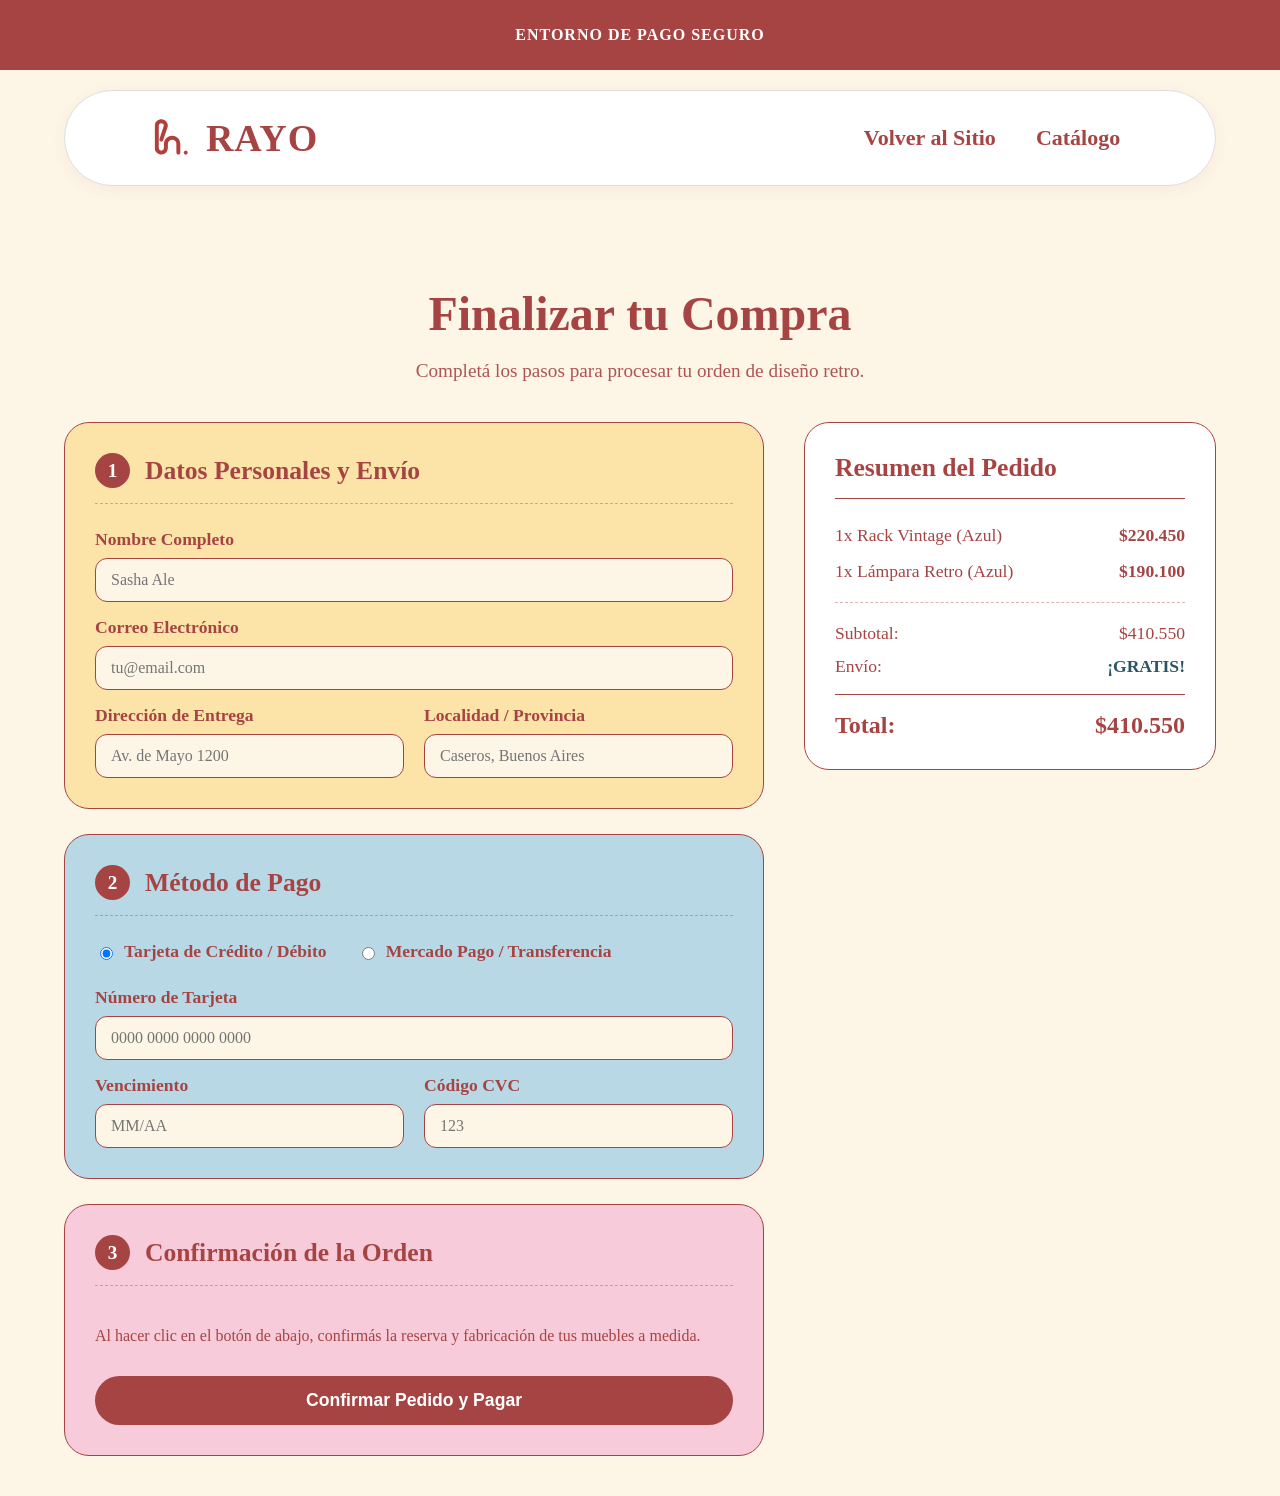
<file: checkout.html>
<!DOCTYPE html>
<html lang="es">
<head>
    <meta charset="UTF-8">
    <meta name="viewport" content="width=device-width, initial-scale=1.0">
    <title>Rayo - Proceso de Compra</title>
    <link rel="stylesheet" href="css/styles.css">
</head>
<body>
    <div class="barrarriba">
        <p>ENTORNO DE PAGO SEGURO</p>
    </div>

    <header class="navbarra">
        <div class="logocontenedor" onclick="location.href='index.html'" style="cursor: pointer;">
            <img src="imagenes/logo.svg" alt="Logo Rayo" class="logoimg">
            <span class="logotexto">RAYO</span>
        </div>
        <nav>
            <a href="index.html">Volver al Sitio</a>
            <a href="productos.html">Catálogo</a>
        </nav>
    </header>

    <main class="checkout-main">
        <h2 class="checkout-titulo">Finalizar tu Compra</h2>
        <p class="checkout-subtitulo">Completá los pasos para procesar tu orden de diseño retro.</p>

        <div class="checkout-layout">
            <div class="pasos-contenedor">
                <div class="paso-bloque amarillo">
                    <div class="paso-encabezado">
                        <span class="paso-numero">1</span>
                        <h3>Datos Personales y Envío</h3>
                    </div>
                    <div class="paso-contenido">
                        <div class="formulario-grupo">
                            <label>Nombre Completo</label>
                            <input type="text" placeholder="Sasha Ale" required>
                        </div>
                        <div class="formulario-grupo">
                            <label>Correo Electrónico</label>
                            <input type="email" placeholder="tu@email.com" required>
                        </div>
                        <div class="formulario-grupo-doble">
                            <div class="formulario-grupo">
                                <label>Dirección de Entrega</label>
                                <input type="text" placeholder="Av. de Mayo 1200" required>
                            </div>
                            <div class="formulario-grupo">
                                <label>Localidad / Provincia</label>
                                <input type="text" placeholder="Caseros, Buenos Aires" required>
                            </div>
                        </div>
                    </div>
                </div>

                <div class="paso-bloque azul">
                    <div class="paso-encabezado">
                        <span class="paso-numero">2</span>
                        <h3>Método de Pago</h3>
                    </div>
                    <div class="paso-contenido">
                        <div class="metodos-tarjetas">
                            <label class="metodo-opcion">
                                <input type="radio" name="pago" checked> Tarjeta de Crédito / Débito
                            </label>
                            <label class="metodo-opcion">
                                <input type="radio" name="pago"> Mercado Pago / Transferencia
                            </label>
                        </div>
                        <div class="formulario-grupo">
                            <label>Número de Tarjeta</label>
                            <input type="text" placeholder="0000 0000 0000 0000">
                        </div>
                        <div class="formulario-grupo-doble">
                            <div class="formulario-grupo">
                                <label>Vencimiento</label>
                                <input type="text" placeholder="MM/AA">
                            </div>
                            <div class="formulario-grupo">
                                <label>Código CVC</label>
                                <input type="text" placeholder="123">
                            </div>
                        </div>
                    </div>
                </div>

                <div class="paso-bloque rosa">
                    <div class="paso-encabezado">
                        <span class="paso-numero">3</span>
                        <h3>Confirmación de la Orden</h3>
                    </div>
                    <div class="paso-contenido centro-texto">
                        <p class="alerta-texto">Al hacer clic en el botón de abajo, confirmás la reserva y fabricación de tus muebles a medida.</p>
                        <button type="button" class="btnprincipal" onclick="abrirPopUp()">Confirmar Pedido y Pagar</button>
                    </div>
                </div>
            </div>

            <aside class="resumen-compra">
                <h3>Resumen del Pedido</h3>
                <div class="resumen-items">
                    <div class="resumen-item">
                        <p>1x Rack Vintage (Azul)</p>
                        <strong>$220.450</strong>
                    </div>
                    <div class="resumen-item">
                        <p>1x Lámpara Retro (Azul)</p>
                        <strong>$190.100</strong>
                    </div>
                </div>
                <div class="resumen-totales">
                    <div class="total-linea">
                        <span>Subtotal:</span>
                        <span>$410.550</span>
                    </div>
                    <div class="total-linea">
                        <span>Envío:</span>
                        <span class="gratis-texto">¡GRATIS!</span>
                    </div>
                    <hr class="divisor-resumen">
                    <div class="total-linea final">
                        <span>Total:</span>
                        <strong>$410.550</strong>
                    </div>
                </div>
            </aside>
        </div>
    </main>

    <div id="popupExito" class="popup-overlay">
        <div class="popup-tarjeta">
            <h2>¡Compra Procesada!</h2>
            <p>Tu orden de diseño retro ya fue registrada. Te enviamos los detalles del seguimiento por correo electrónico.</p>
            <button class="btnprincipal" onclick="cerrarPopUp()">Aceptar</button>
        </div>
    </div>

    <script>
        function abrirPopUp() {
            document.getElementById('popupExito').classList.add('mostrar-popup');
        }
        function cerrarPopUp() {
            document.getElementById('popupExito').classList.remove('mostrar-popup');
            window.location.href = 'index.html';
        }
    </script>
</body>
</html>
</file>
<file: css/styles.css>
html { 
    scroll-behavior: smooth; 
}

body {
    font-family: Cambria, Cochin, Georgia, Times, serif;
    margin: 0;
    background-color: #fdf5e6;
    color: #a64444;
}

.barrarriba {
    background-color: #a64444;
    color: white;
    text-align: center;
    padding: 10px 0;
    font-size: 16px;
    font-weight: bold;
    letter-spacing: 1px;
}


.navbarra {
    display: flex;
    justify-content: space-between;
    align-items: center;
    padding: 22px 6%;
    background: white;
    margin: 20px 5%;
    border-radius: 80px;
    border: 1px solid #ddd;
    position: sticky;
    top: 15px; 
    z-index: 1000;
    box-shadow: 0px 4px 15px rgba(166, 68, 68, 0.05);
    transition: all 0.3s ease;
}

.menu-hamburguesa, .menu-cerrar, .nav-derecha-mobile { display: none; }

nav a { 
    text-decoration: none; 
    color: #a64444; 
    margin: 0 18px; 
    font-weight: bold; 
    font-size: 22px; 
    transition: color 0.2s ease, transform 0.2s ease;
    display: inline-block;
}
nav a:hover { 
    transform: translateY(-2px);
    opacity: 0.8; 
}
nav a.active { border-bottom: 2px solid #a64444; }

.logocontenedor { display: flex; align-items: center; gap: 12px; }
.logoimg { height: 50px; }
.logotexto { font-size: 38px; font-weight: bold; letter-spacing: 1px; }
.iconimg { width: 55px; margin-left: 15px; transition: transform 0.2s ease; }
.iconimg:hover { transform: scale(1.1); }


.portada {
    display: flex;
    background-color: #ffc0cb;
    margin: 20px 5%;
    padding: 70px 60px;
    border-radius: 24px;
    align-items: center;
    justify-content: space-between;
    gap: 40px;
}
.portadatexto h2 { font-size: 75px; line-height: 1.1; margin: 0 0 10px 0; }
.portadatexto h1 { font-size: 25px; font-weight: 200; line-height: 1.4; margin: 0 0 15px 0; }
.portadaimg { flex: 1; display: flex; justify-content: flex-end; }
.portadaimg1 { 
    width: 100%; 
    max-height: 480px; 
    object-fit: cover; 
    border-radius: 40px; 
    border: 2px solid #a64444; 
    transition: transform 0.4s ease;
}
.portadaimg1:hover { transform: scale(1.02); }


.bestsellers { padding: 40px 5%; }
.seccionencabezado { display: flex; justify-content: space-between; align-items: center; margin-bottom: 30px; }
.btnvertodos { 
    background: none; 
    border: 1px solid #a64444; 
    color: #a64444; 
    padding: 10px 20px; 
    border-radius: 20px; 
    cursor: pointer; 
    font-weight: bold; 
    transition: all 0.3s ease;
}
.btnvertodos:hover {
    background-color: #a64444;
    color: white;
}

.productosgrid { display: flex; flex-wrap: wrap; gap: 24px; justify-content: space-between; width: 100%; }

.tarjetaproducto { 
    width: calc(50% - 12px); 
    border-radius: 25px; 
    padding: 20px; 
    box-sizing: border-box; 
    display: flex;
    flex-direction: column;
    transition: transform 0.3s ease, box-shadow 0.3s ease;
}
.tarjetaproducto:hover {
    transform: translateY(-6px);
    box-shadow: 0px 12px 25px rgba(166, 68, 68, 0.12);
}

.fotoproducto { height: 400px; display: flex; align-items: center; justify-content: center; border: 1px solid #a64444; border-radius: 20px; overflow: hidden; background: transparent; margin-bottom: 15px;}
.fotoproducto img { width: 100%; height: 100%; object-fit: cover; transition: transform 0.4s ease; }
.tarjetaproducto:hover .fotoproducto img { transform: scale(1.04); }

.infoproducto { display: flex; flex-direction: column; text-align: left; gap: 4px; }
.prod-titulo { font-weight: bold; font-size: 1.4rem; margin: 0; }
.prod-desc { font-size: 1rem; opacity: 0.75; margin: 0 0 10px 0; line-height: 1.3; }
.prod-pie { display: flex; justify-content: space-between; align-items: center; font-weight: bold; font-size: 1.3rem; }

.amarillo { background-color: #fce4a8; }
.azul { background-color: #b8d8e6; }
.rosa { background-color: #f7cbd9; }
.naranja { background-color: #fcd9a8; }

.addbtn { 
    background-color: white; 
    border: 1px solid #a64444; 
    color: #a64444; 
    width: 32px; 
    height: 32px; 
    border-radius: 50%; 
    cursor: pointer; 
    font-weight: bold; 
    transition: all 0.2s ease;
}
.addbtn:hover {
    background-color: #a64444;
    color: white;
    transform: scale(1.1);
}


.categoriascontenedor { display: flex; padding: 40px 5%; gap: 50px; }
.listacategorias { flex: 1; display: flex; flex-direction: column; gap: 15px; }
.itemcat { padding: 25px; border-radius: 15px; cursor: pointer; font-size: 20px; transition: transform 0.2s ease; }
.itemcat:hover { transform: translateX(6px); }
.promocustom { flex: 2; background-color: #fce4a8; padding: 50px; border-radius: 25px; display: flex; align-items: center; gap: 40px; }
.customtexto h3 { font-size: 45px; margin: 0 0 15px 0; }
.customimg { flex: 1.2; height: 350px; border-radius: 20px; overflow: hidden; }
.customimg img { width: 100%; height: 100%; object-fit: cover; }


.valores { display: flex; justify-content: space-between; align-items: center; gap: 40px; padding: 70px 6%; text-align: center; background: white; margin: 50px 5%; border-radius: 28px; border: 1px solid #a64444; }
.valoritem { flex: 1; display: flex; flex-direction: column; align-items: center; }
.valorimgicono { width: 85px; height: 85px; object-fit: contain; margin-bottom: 20px; transition: transform 0.3s ease; }
.valoritem:hover .valorimgicono { transform: scale(1.1); }
.valores h4 { font-size: 1.6rem; margin: 0 0 12px 0; }
.valores p { font-size: 1.15rem; line-height: 1.5; margin: 0; opacity: 0.85; }


.historial-contenedor { padding: 40px 5%; margin: 20px 5%; }
.historial-tabla { display: flex; flex-direction: column; gap: 15px; }
.orden-item { display: flex; justify-content: space-between; align-items: center; background: white; padding: 25px 40px; border-radius: 20px; border: 1px solid #a64444; text-align: left; transition: transform 0.2s ease; }
.orden-item:hover { transform: translateX(4px); }
.orden-info { display: flex; flex-direction: column; gap: 4px; }
.orden-detalles { flex: 1; padding: 0 40px; }
.orden-detalles p { margin: 0 0 4px 0; }
.orden-estado { padding: 8px 20px; border-radius: 30px; font-weight: bold; white-space: nowrap; }
.orden-estado.entregado { background-color: #b8d8e6; color: #2c5464; }
.orden-estado.en-camino { background-color: #fce4a8; color: #745414; }


.tienda-main { padding: 40px 5%; }
.tienda-layout { display: flex; gap: 40px; }
.tienda-filtros { flex: 1; background: white; border: 1px solid #a64444; border-radius: 25px; padding: 30px; height: fit-content; position: sticky; top: 120px; }
.filtro-grupo { margin-bottom: 25px; display: flex; flex-direction: column; gap: 10px; }
.tienda-contenido { flex: 3; }


.checkout-main { padding: 40px 5%; margin: 0 auto; max-width: 1300px; box-sizing: border-box; }
.checkout-titulo { font-size: 3rem; margin-bottom: 5px; text-align: center; }
.checkout-subtitulo { font-size: 1.2rem; text-align: center; margin-bottom: 40px; opacity: 0.9; }
.checkout-layout { display: flex; gap: 40px; align-items: flex-start; }
.pasos-contenedor { flex: 2; display: flex; flex-direction: column; gap: 25px; }
.paso-bloque { border-radius: 25px; padding: 30px; border: 1px solid #a64444; box-sizing: border-box; }
.paso-encabezado { display: flex; align-items: center; gap: 15px; margin-bottom: 25px; border-bottom: 1px dashed rgba(166, 68, 68, 0.4); padding-bottom: 15px; }
.paso-numero { background-color: #a64444; color: white; width: 35px; height: 35px; border-radius: 50%; display: flex; align-items: center; justify-content: center; font-weight: bold; font-size: 1.2rem; }
.paso-encabezado h3 { margin: 0; font-size: 1.6rem; }
.paso-contenido { display: flex; flex-direction: column; gap: 15px; }
.formulario-grupo { display: flex; flex-direction: column; gap: 8px; width: 100%; box-sizing: border-box; }
.formulario-grupo label { font-weight: bold; font-size: 1.1rem; text-align: left; }
.formulario-grupo input { padding: 12px 15px; border-radius: 12px; border: 1px solid #a64444; font-size: 1rem; background-color: #fdf5e6; color: #a64444; font-family: inherit; width: 100%; box-sizing: border-box; transition: background-color 0.2s ease; }
.formulario-grupo input:focus { outline: none; background-color: white; }
.formulario-grupo-doble { display: flex; gap: 20px; width: 100%; }
.metodos-tarjetas { display: flex; gap: 30px; margin-bottom: 10px; }
.metodo-opcion { font-weight: bold; cursor: pointer; font-size: 1.1rem; display: flex; align-items: center; gap: 8px; }
.resumen-compra { flex: 1; background-color: white; border-radius: 25px; border: 1px solid #a64444; padding: 30px; position: sticky; top: 120px; box-sizing: border-box; text-align: left; }
.resumen-compra h3 { font-size: 1.6rem; margin-top: 0; border-bottom: 1px solid #a64444; padding-bottom: 15px; }
.resumen-items { display: flex; flex-direction: column; gap: 15px; padding-bottom: 20px; border-bottom: 1px dashed rgba(166, 68, 68, 0.4); }
.resumen-item { display: flex; justify-content: space-between; font-size: 1.1rem; }
.resumen-item p { margin: 0; }
.resumen-totales { padding-top: 20px; display: flex; flex-direction: column; gap: 12px; }
.total-linea { display: flex; justify-content: space-between; font-size: 1.1rem; }
.gratis-texto { color: #2c5464; font-weight: bold; }
.divisor-resumen { border: none; border-top: 1px solid #a64444; margin: 5px 0; }
.total-linea.final { font-size: 1.5rem; font-weight: bold; }


.popup-overlay { position: fixed; top: 0; left: 0; width: 100%; height: 100%; background-color: rgba(166, 68, 68, 0.4); backdrop-filter: blur(4px); display: flex; align-items: center; justify-content: center; z-index: 2000; opacity: 0; visibility: hidden; transition: all 0.3s ease; }
.popup-tarjeta { background-color: #fdf5e6; border: 2px solid #a64444; padding: 40px; border-radius: 28px; max-width: 450px; text-align: center; box-shadow: 0 10px 30px rgba(0,0,0,0.15); transform: scale(0.9); transition: all 0.3s ease; color: #a64444; }
.popup-tarjeta h2 { font-size: 2rem; margin: 0 0 15px 0; }
.popup-tarjeta p { font-size: 1.1rem; line-height: 1.5; margin-bottom: 25px; }
.mostrar-popup { opacity: 1; visibility: visible; }
.mostrar-popup .popup-tarjeta { transform: scale(1); }


.footer { background-color: #f7cbd9; padding: 60px 5% 30px; margin-top: 40px; }
.footertop { display: flex; justify-content: space-between; gap: 40px; flex-wrap: wrap; border-bottom: 1px solid #a64444; padding-bottom: 40px; }
.footerlinks a { display: block; text-decoration: none; color: #a64444; margin-bottom: 10px; font-weight: bold; transition: transform 0.2s ease; }
.footerlinks a:hover { transform: translateX(3px); }
.redes { display: flex; gap: 15px; }
.socialimg { width: 35px; transition: transform 0.2s ease; }
.socialimg:hover { transform: scale(1.15); }
.newsletterinput { display: flex; margin-top: 15px; }
.newsletterinput input { padding: 12px; border: none; border-radius: 20px 0 0 20px; width: 180px; }
.btnsend { background: #a64444; color: white; border: none; padding: 0 15px; border-radius: 0 20px 20px 0; cursor: pointer; transition: background-color 0.2s ease; }
.btnsend:hover { background: #8a3636; }
.copyright { text-align: center; margin-top: 30px; opacity: 0.8; }

.btnprincipal { 
    background: #a64444; 
    color: white; 
    border: none; 
    padding: 14px 30px; 
    border-radius: 25px; 
    cursor: pointer; 
    font-size: 1.1rem; 
    font-weight: bold; 
    text-decoration: none; 
    display: inline-block; 
    transition: all 0.3s ease;
}
.btnprincipal:hover {
    background-color: #8a3636;
    transform: translateY(-2px);
    box-shadow: 0px 6px 15px rgba(166, 68, 68, 0.25);
}



@media (min-width: 769px) and (max-width: 1024px) {
    .navbarra {
        padding: 18px 4%;
        margin: 15px 3%;
    }
    nav a {
        font-size: 18px !important;
        margin: 0 10px !important;
    }
    .iconimg { width: 45px !important; margin-left: 10px !important; }

    .portada {
        padding: 40px 30px;
        gap: 20px;
    }
    .portadatexto h2 { font-size: 48px !important; }
    .portadatexto h1 { font-size: 18px !important; }
    .portadaimg1 { max-height: 350px; }

    .fotoproducto { height: 280px !important; }
    
    .valores { padding: 40px 4%; gap: 20px; }
    .valores h4 { font-size: 1.3rem; }
    .valores p { font-size: 1rem; }

    .tienda-layout { gap: 20px; }
    .tienda-filtros { padding: 20px; }
}


@media (max-width: 768px) {
    .navbarra { 
        flex-direction: row !important; 
        justify-content: space-between !important;
        align-items: center !important;
        padding: 15px 20px !important;
        margin: 10px 4% !important;
        border-radius: 30px !important;
    }
    
    .logocontenedor { display: flex; align-items: center; }
    .logotexto { font-size: 24px !important; }
    .logoimg { height: 32px !important; }

    .nav-derecha-mobile { 
        display: flex !important; 
        align-items: center !important; 
        gap: 15px !important; 
    }

    .icon-link-mob { display: flex; align-items: center; justify-content: center; width: 38px; height: 38px; }
    .iconimg { width: 35px !important; height: auto !important; margin: 0 !important; }

    .menu-hamburguesa { 
        display: block !important; 
        background: none !important;
        border: none !important;
        color: #a64444 !important;
        font-size: 32px !important;
        cursor: pointer !important;
        padding: 0 !important;
        line-height: 1;
    }

   
    nav { 
        display: flex !important;
        flex-direction: column !important;
        justify-content: center !important;
        align-items: center !important;
        position: fixed !important;
        top: 0 !important;
        left: 0 !important;
        width: 100vw !important;
        height: 100vh !important;
        background-color: #fdf5e6 !important; 
        z-index: 3000 !important;
        gap: 25px !important;
        padding: 0 !important;
        margin: 0 !important;
        border: none !important;
        transform: translateY(-100%);
        transition: transform 0.4s cubic-bezier(0.1, 0.9, 0.2, 1);
    }
    
    .menu-abierto { 
        transform: translateY(0) !important; 
    }
    
    nav a { 
        font-size: 26px !important; 
        margin: 0 !important; 
        display: block !important; 
        padding: 10px 0 !important; 
        text-align: center;
        width: 100%;
    }
    nav a.active { border-bottom: none !important; text-decoration: underline; }

    .menu-cerrar {
        display: block !important;
        position: absolute !important;
        top: 25px !important;
        right: 30px !important;
        background: none !important;
        border: none !important;
        color: #a64444 !important;
        font-size: 45px !important;
        cursor: pointer !important;
    }

    .portada { flex-direction: column; text-align: center; padding: 35px 20px; margin: 15px 4%; gap: 25px; }
    .portadatexto h2 { font-size: 26px !important; line-height: 1.2; }
    .portadatexto h1 { font-size: 14px !important; }
    .portadaimg1 { max-height: 280px; }

    .productosgrid { gap: 12px; }
    .productosgrid .tarjetaproducto { width: calc(50% - 6px) !important; padding: 12px; border-radius: 16px; }
    .fotoproducto { height: 140px; margin-bottom: 10px; }
    .prod-titulo { font-size: 1rem !important; }
    .prod-desc { font-size: 0.8rem !important; display: block !important; margin-bottom: 8px !important; }
    .prod-pie { font-size: 0.95rem !important; }
    .addbtn { width: 24px; height: 24px; font-size: 0.9rem; }

    .categoriascontenedor { flex-direction: column !important; gap: 30px; padding: 30px 4%; }
    .listacategorias { width: 100%; }
    .promocustom { flex-direction: column !important; text-align: center; padding: 30px 20px; width: 100%; box-sizing: border-box; }
    .customimg { width: 100%; height: 240px; }
    .customtexto h3 { font-size: 24px; }

    .valores { flex-direction: column !important; gap: 25px !important; padding: 40px 6% !important; margin: 30px 4% !important; }
    .valoritem { border-bottom: 1px dashed rgba(166, 68, 68, 0.15); padding-bottom: 20px !important; width: 100%; }
    .valoritem:last-child { border-bottom: none; padding-bottom: 0 !important; }
    .valorimgicono { width: 65px !important; height: 65px !important; margin-bottom: 12px; }
    .valores h4 { font-size: 1.3rem !important; margin-bottom: 6px !important; }
    .valores p { font-size: 1rem !important; }

    .historial-contenedor { text-align: left; padding: 30px 4%; margin: 20px 4%; }
    .historial-contenedor h2 { font-size: 26px; text-align: center; }
    .historial-subtexto { text-align: center; font-size: 14px; }
    .orden-item { flex-direction: column !important; align-items: flex-start !important; gap: 14px; padding: 20px; }
    .orden-detalles { padding: 0 !important; width: 100%; border-top: 1px dashed rgba(166, 68, 68, 0.15); padding-top: 10px !important; }
    .orden-estado { align-self: flex-start; }

    .tienda-layout { flex-direction: column; gap: 20px; }
    .tienda-filtros { width: 100%; position: static; box-sizing: border-box; }

    .checkout-main { padding: 20px 4% !important; }
    .checkout-titulo { font-size: 2rem !important; }
    .checkout-subtitulo { font-size: 1rem !important; margin-bottom: 25px !important; }
    .checkout-layout { flex-direction: column !important; gap: 25px !important; width: 100%; box-sizing: border-box; }
    .pasos-contenedor { width: 100% !important; gap: 20px !important; }
    .paso-bloque { padding: 20px 15px !important; border-radius: 18px !important; width: 100% !important; }
    .formulario-grupo-doble { flex-direction: column !important; gap: 15px !important; width: 100%; }
    .metodos-tarjetas { flex-direction: column !important; gap: 12px !important; align-items: flex-start !important; }
    .resumen-compra { width: 100% !important; position: static !important; padding: 20px 15px !important; border-radius: 18px !important; box-sizing: border-box !important; }

    .popup-tarjeta { width: 85% !important; padding: 30px 20px !important; border-radius: 24px !important; }
    .popup-tarjeta h2 { font-size: 1.6rem !important; }
    .popup-tarjeta p { font-size: 0.95rem !important; margin-bottom: 20px !important; }

    .footer { padding: 35px 5% 20px !important; margin-top: 30px !important; }
    .footertop { flex-direction: column !important; text-align: center !important; gap: 20px !important; padding-bottom: 25px !important; }
    .footerlinks h4, .footernewsletter h4 { margin: 5px 0 !important; font-size: 1.1rem !important; }
    .footerlinks a { margin-bottom: 6px !important; font-size: 14px !important; }
    .redes, .newsletterinput { justify-content: center !important; }
    .newsletterinput { width: 100%; margin-top: 10px !important; }
    .newsletterinput input { padding: 10px; width: 160px; }
    .copyright { margin-top: 20px !important; font-size: 0.8rem !important; }
}
</file>
